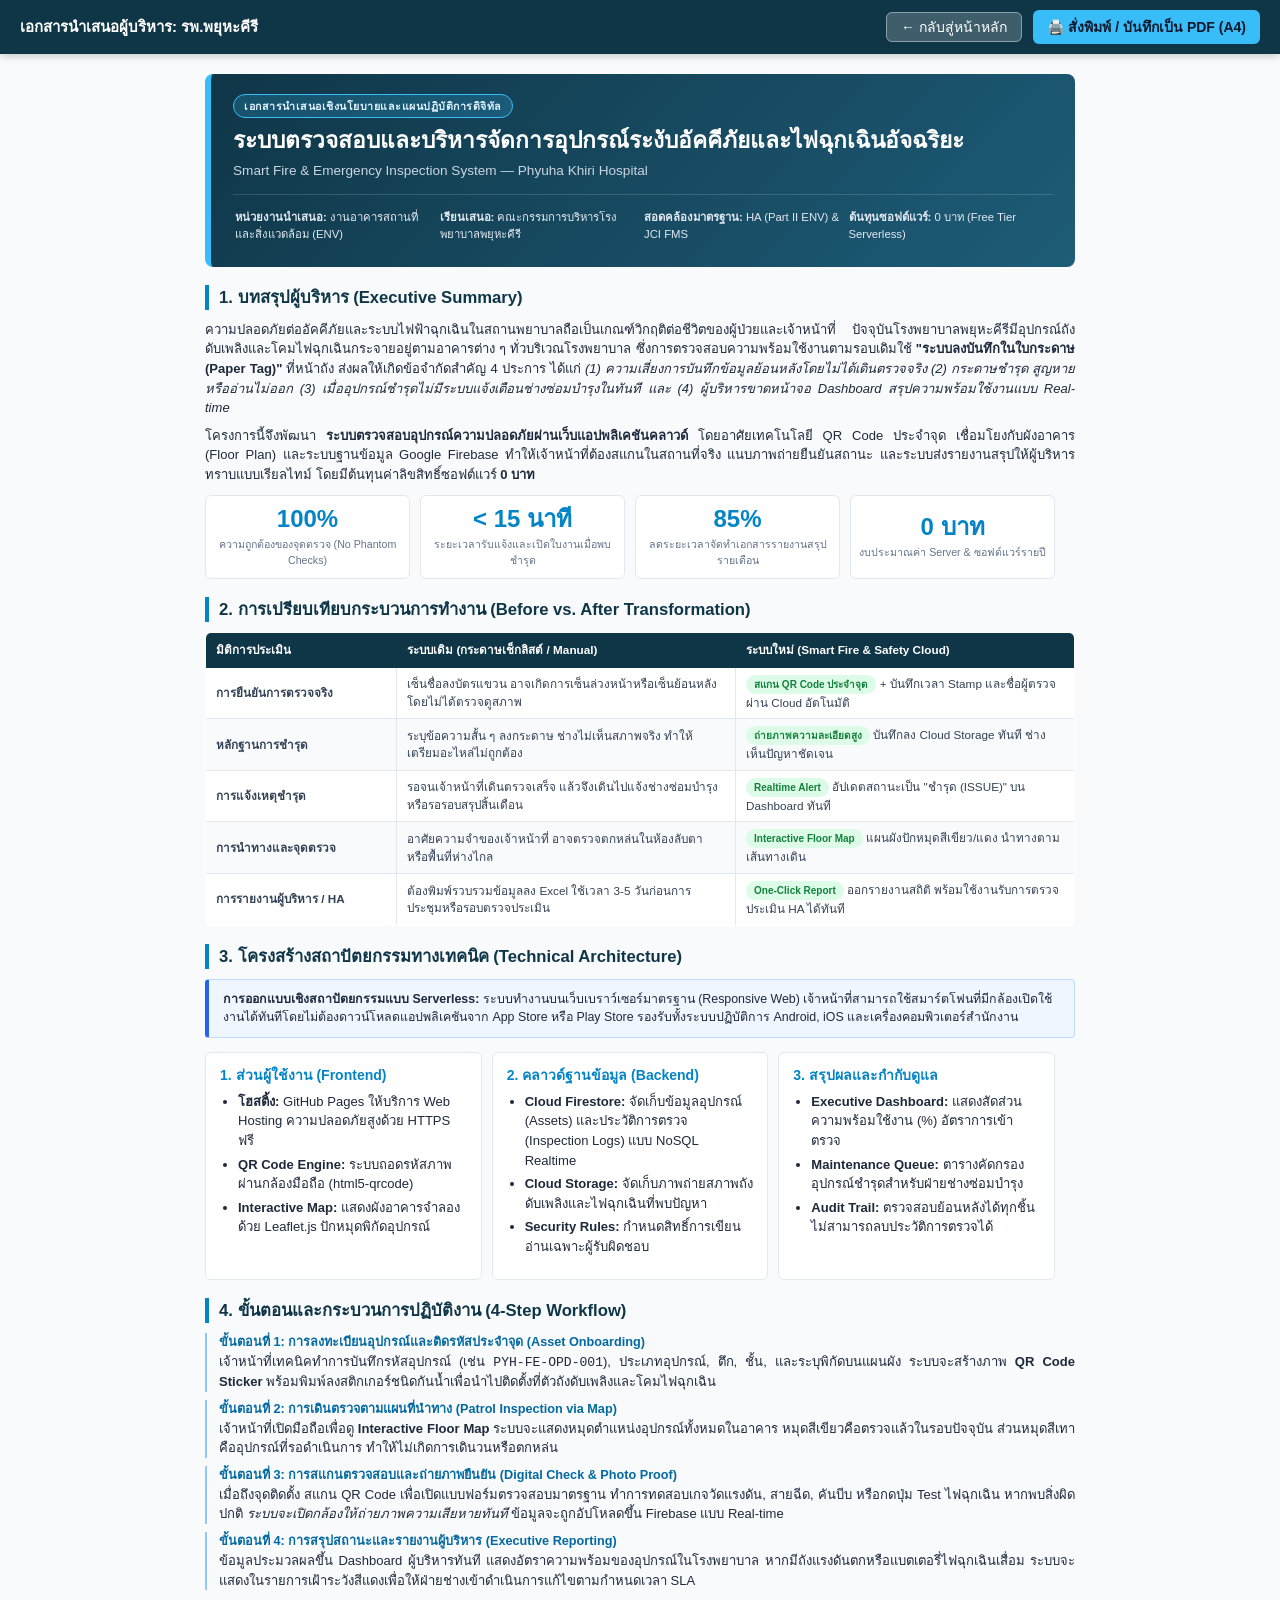
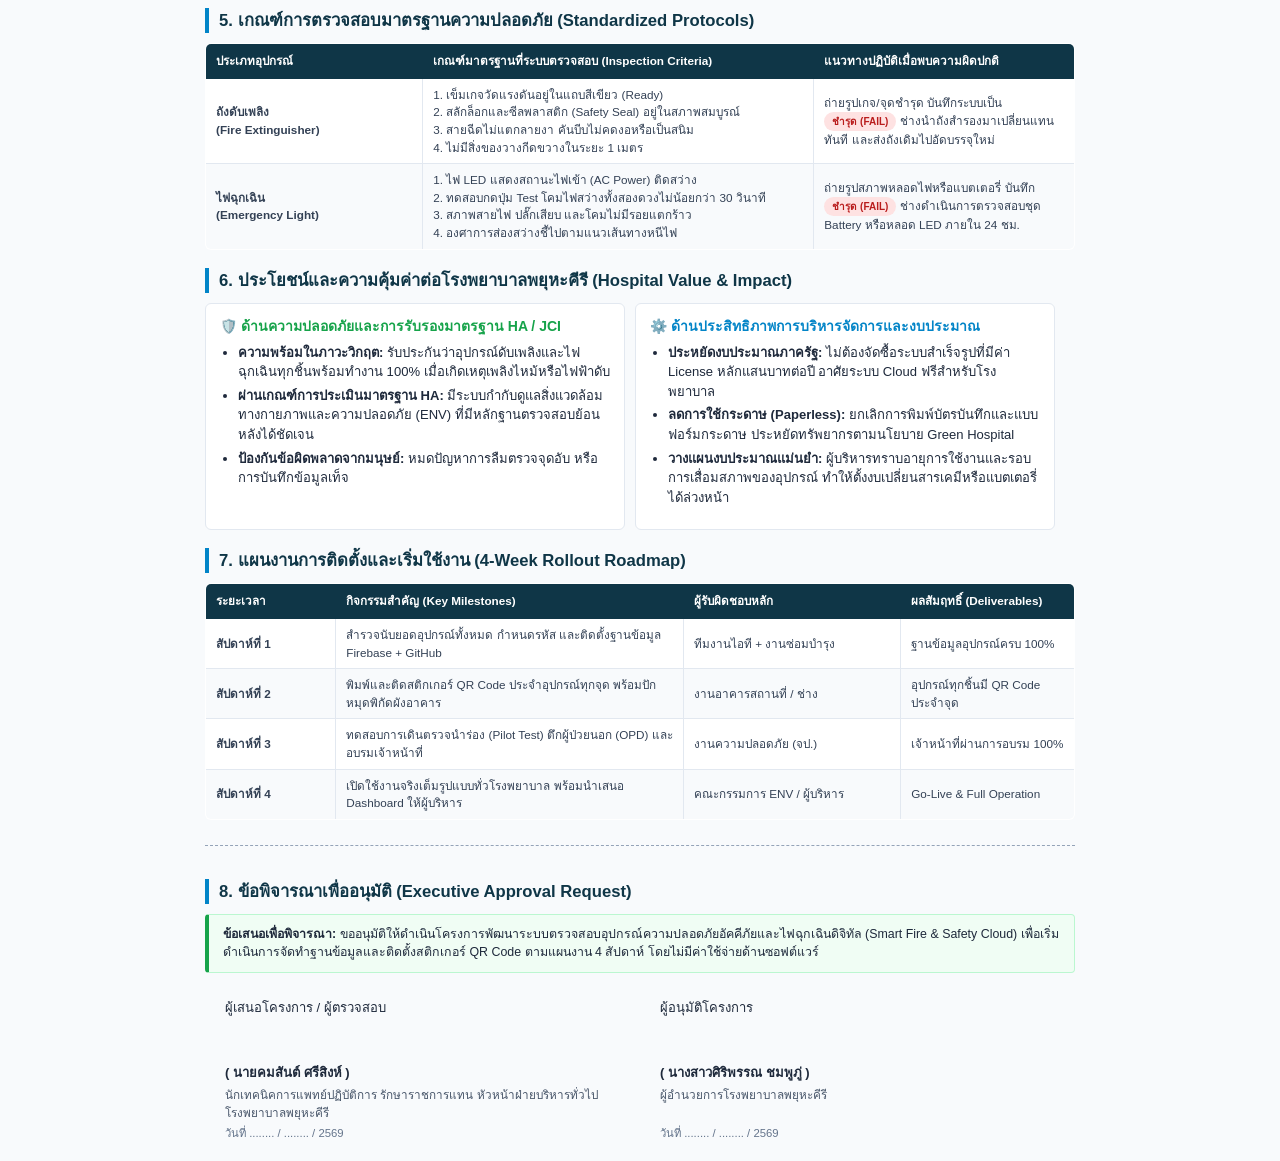
<file: executive_presentation.html>
<!DOCTYPE html>
<html lang="th">
<head>
<meta charset="UTF-8">
<title>เอกสารนำเสนอผู้บริหาร - ระบบความปลอดภัย รพ.พยุหะคีรี</title>
<link rel="preconnect" href="https://fonts.googleapis.com">
<link rel="preconnect" href="https://fonts.gstatic.com" crossorigin>
<link href="https://fonts.googleapis.com/css2?family=Sarabun:wght@300;400;500;600;700&display=swap" rel="stylesheet">
<style>
  @media screen {
    .screen-toolbar {
      position: sticky; top: 0; left: 0; right: 0;
      background: #0f3647; color: white;
      padding: 10px 20px; display: flex; justify-content: space-between; align-items: center;
      z-index: 1000; box-shadow: 0 2px 8px rgba(0,0,0,0.2);
    }
    .toolbar-btn {
      background: #38bdf8; color: #0f172a; border: none; font-weight: bold;
      padding: 6px 14px; border-radius: 6px; cursor: pointer; text-decoration: none;
      font-size: 14px; margin-left: 8px;
    }
    .toolbar-btn-sec {
      background: rgba(255,255,255,0.2); color: white; border: 1px solid rgba(255,255,255,0.4);
      padding: 6px 14px; border-radius: 6px; cursor: pointer; text-decoration: none;
      font-size: 14px;
    }
    .doc-wrapper { max-width: 900px; margin: 20px auto; padding: 0 15px; }
  }

  @media screen and (max-width: 768px) {
    .screen-toolbar {
      flex-direction: column;
      gap: 8px;
      text-align: center;
      padding: 10px 12px;
    }
    .screen-toolbar > div {
      display: flex;
      flex-wrap: wrap;
      justify-content: center;
      gap: 6px;
    }
    .doc-wrapper {
      padding: 0 8px;
      margin: 10px auto;
    }
    .header-title {
      font-size: 14pt !important;
    }
    .header-banner {
      padding: 14px 14px !important;
    }
    .table-layout {
      display: block !important;
    }
    .table-layout tr {
      display: flex !important;
      flex-direction: column !important;
      gap: 10px !important;
    }
    .table-layout td.col-cell {
      display: block !important;
      width: 100% !important;
      margin-bottom: 8px;
    }
    table.data-table {
      font-size: 8pt !important;
      display: block;
      overflow-x: auto;
      white-space: nowrap;
    }
  }

  @media print {
    .screen-toolbar { display: none !important; }
  }

  @page {
    size: A4;
    margin: 14mm 12mm 14mm 12mm;
    background-color: #f8fafc;
    @bottom-left {
      content: "โรงพยาบาลพยุหะคีรี • ฝ่ายบริหารจัดการงานซ่อมบำรุงและสุขาภิบาล (งานสิ่งแวดล้อมและความปลอดภัย ENV)";
      font-family: 'Noto Sans Thai', sans-serif;
      font-size: 8pt;
      color: #64748b;
    }
    @bottom-right {
      content: "หน้า " counter(page) " / " counter(pages);
      font-family: 'Noto Sans Thai', sans-serif;
      font-size: 8pt;
      color: #64748b;
      font-weight: bold;
    }
  }

  *, *::before, *::after {
    box-sizing: border-box;
  }

  body {
    margin: 0;
    padding: 0;
    font-family: 'Noto Sans Thai', 'Segoe UI', Tahoma, sans-serif;
    color: #1e293b;
    line-height: 1.5;
    background-color: #f8fafc;
    font-size: 9.8pt;
  }

  /* Header Banner */
  .header-banner {
    background: linear-gradient(135deg, #0f3647 0%, #1e5c78 100%);
    color: #ffffff;
    padding: 20px 22px;
    border-radius: 8px;
    margin-bottom: 18px;
    border-left: 6px solid #38bdf8;
  }

  .header-badge {
    display: inline-block;
    background: rgba(56, 189, 248, 0.2);
    border: 1px solid #38bdf8;
    color: #e0f2fe;
    font-size: 8pt;
    font-weight: bold;
    padding: 3px 10px;
    border-radius: 12px;
    text-transform: uppercase;
    letter-spacing: 0.5px;
    margin-bottom: 8px;
  }

  .header-title {
    margin: 0 0 6px 0;
    font-size: 17pt;
    font-weight: bold;
    color: #ffffff;
    line-height: 1.3;
  }

  .header-subtitle {
    margin: 0;
    font-size: 10.2pt;
    color: #cbd5e1;
    font-weight: normal;
  }

  .meta-table {
    width: 100%;
    margin-top: 12px;
    padding-top: 10px;
    border-top: 1px solid rgba(255, 255, 255, 0.15);
    font-size: 8.5pt;
    color: #e2e8f0;
  }

  .meta-table td {
    padding: 2px 0;
  }

  /* Section Styling */
  h2 {
    color: #0f3647;
    font-size: 12.5pt;
    font-weight: bold;
    margin: 18px 0 10px 0;
    padding-left: 10px;
    border-left: 4px solid #0284c7;
    page-break-after: avoid;
  }

  h3 {
    color: #1e293b;
    font-size: 10.5pt;
    font-weight: bold;
    margin: 12px 0 6px 0;
    page-break-after: avoid;
  }

  p {
    margin: 0 0 8px 0;
    text-align: justify;
  }

  /* 2-Column or 3-Column Layout using Tables */
  .layout-table {
    width: 100%;
    border-collapse: separate;
    border-spacing: 10px 0;
    margin: 10px -10px 14px -10px;
  }

  .col-cell {
    vertical-align: top;
    background: #ffffff;
    border: 1px solid #e2e8f0;
    border-radius: 6px;
    padding: 12px 14px;
  }

  /* Stat Card */
  .stat-card {
    text-align: center;
    background: #ffffff;
    border: 1px solid #e2e8f0;
    border-radius: 6px;
    padding: 10px 6px;
  }
  .stat-number {
    font-size: 18pt;
    font-weight: bold;
    color: #0284c7;
    display: block;
    line-height: 1.1;
  }
  .stat-label {
    font-size: 8pt;
    color: #64748b;
    margin-top: 4px;
    display: block;
  }

  /* Custom Callout Box */
  .callout-box {
    background: #eff6ff;
    border: 1px solid #bfdbfe;
    border-left: 4px solid #2563eb;
    border-radius: 4px;
    padding: 10px 14px;
    margin: 10px 0 14px 0;
    font-size: 9.3pt;
  }

  .alert-box {
    background: #fef2f2;
    border: 1px solid #fecaca;
    border-left: 4px solid #dc2626;
    border-radius: 4px;
    padding: 10px 14px;
    margin: 10px 0 14px 0;
    font-size: 9.3pt;
  }

  .success-box {
    background: #f0fdf4;
    border: 1px solid #bbf7d0;
    border-left: 4px solid #16a34a;
    border-radius: 4px;
    padding: 10px 14px;
    margin: 10px 0 14px 0;
    font-size: 9.3pt;
  }

  /* Structured Data Tables */
  table.data-table {
    width: 100%;
    border-collapse: collapse;
    margin: 10px 0 16px 0;
    background: #ffffff;
    font-size: 8.8pt;
    border-radius: 6px;
    overflow: hidden;
    border: 1px solid #cbd5e1;
  }

  table.data-table th {
    background: #0f3647;
    color: #ffffff;
    font-weight: bold;
    padding: 8px 10px;
    text-align: left;
    border: 1px solid #0f3647;
  }

  table.data-table td {
    padding: 7px 10px;
    border-bottom: 1px solid #e2e8f0;
    border-right: 1px solid #e2e8f0;
    color: #334155;
    vertical-align: middle;
  }

  table.data-table tr:nth-child(even) td {
    background: #f8fafc;
  }

  /* Badges */
  .badge-pass {
    display: inline-block;
    padding: 2px 8px;
    border-radius: 10px;
    font-size: 7.5pt;
    font-weight: bold;
    background: #dcfce7;
    color: #15803d;
  }
  .badge-fail {
    display: inline-block;
    padding: 2px 8px;
    border-radius: 10px;
    font-size: 7.5pt;
    font-weight: bold;
    background: #fee2e2;
    color: #b91c1c;
  }
  .badge-info {
    display: inline-block;
    padding: 2px 8px;
    border-radius: 10px;
    font-size: 7.5pt;
    font-weight: bold;
    background: #e0f2fe;
    color: #0369a1;
  }

  /* Lists */
  ul, ol {
    margin: 4px 0 10px 18px;
    padding: 0;
  }
  li {
    margin-bottom: 4px;
  }

  .step-container {
    page-break-inside: avoid;
    margin-bottom: 8px;
    border-left: 2px solid #93c5fd;
    padding-left: 12px;
  }

  .step-title {
    font-weight: bold;
    color: #0369a1;
    font-size: 9.5pt;
  }

  .signature-area {
    page-break-inside: avoid;
    margin-top: 25px;
    border-top: 1px dashed #94a3b8;
    padding-top: 15px;
  }
</style>
</head>
<body>

  <div class="screen-toolbar">
    <div>
      <span style="font-weight: bold; font-size: 15px;">เอกสารนำเสนอผู้บริหาร: รพ.พยุหะคีรี</span>
    </div>
    <div>
      <a href="index.html" class="toolbar-btn-sec">← กลับสู่หน้าหลัก</a>
      <button onclick="window.print()" class="toolbar-btn">🖨️ สั่งพิมพ์ / บันทึกเป็น PDF (A4)</button>
    </div>
  </div>

  <div class="doc-wrapper">

  <!-- Header Section -->
  <div class="header-banner">

    <div class="header-badge">เอกสารนำเสนอเชิงนโยบายและแผนปฏิบัติการดิจิทัล</div>
    <div class="header-title">ระบบตรวจสอบและบริหารจัดการอุปกรณ์ระงับอัคคีภัยและไฟฉุกเฉินอัจฉริยะ</div>
    <div class="header-subtitle">Smart Fire & Emergency Inspection System — Phyuha Khiri Hospital</div>
    
    <table class="meta-table">
      <tr>
        <td style="width: 25%;"><strong>หน่วยงานนำเสนอ:</strong> งานอาคารสถานที่และสิ่งแวดล้อม (ENV)</td>
        <td style="width: 25%;"><strong>เรียนเสนอ:</strong> คณะกรรมการบริหารโรงพยาบาลพยุหะคีรี</td>
        <td style="width: 25%;"><strong>สอดคล้องมาตรฐาน:</strong> HA (Part II ENV) & JCI FMS</td>
        <td style="width: 25%;"><strong>ต้นทุนซอฟต์แวร์:</strong> 0 บาท (Free Tier Serverless)</td>
      </tr>
    </table>
  </div>

  <!-- Section 1: Executive Summary -->
  <h2>1. บทสรุปผู้บริหาร (Executive Summary)</h2>
  <p>
    ความปลอดภัยต่ออัคคีภัยและระบบไฟฟ้าฉุกเฉินในสถานพยาบาลถือเป็นเกณฑ์วิกฤติต่อชีวิตของผู้ป่วยและเจ้าหน้าที่ ปัจจุบันโรงพยาบาลพยุหะคีรีมีอุปกรณ์ถังดับเพลิงและโคมไฟฉุกเฉินกระจายอยู่ตามอาคารต่าง ๆ ทั่วบริเวณโรงพยาบาล ซึ่งการตรวจสอบความพร้อมใช้งานตามรอบเดิมใช้ <strong>"ระบบลงบันทึกในใบกระดาษ (Paper Tag)"</strong> ที่หน้าถัง ส่งผลให้เกิดข้อจำกัดสำคัญ 4 ประการ ได้แก่ <em>(1) ความเสี่ยงการบันทึกข้อมูลย้อนหลังโดยไม่ได้เดินตรวจจริง (2) กระดาษชำรุด สูญหาย หรืออ่านไม่ออก (3) เมื่ออุปกรณ์ชำรุดไม่มีระบบแจ้งเตือนช่างซ่อมบำรุงในทันที และ (4) ผู้บริหารขาดหน้าจอ Dashboard สรุปความพร้อมใช้งานแบบ Real-time</em>
  </p>
  <p>
    โครงการนี้จึงพัฒนา <strong>ระบบตรวจสอบอุปกรณ์ความปลอดภัยผ่านเว็บแอปพลิเคชันคลาวด์</strong> โดยอาศัยเทคโนโลยี QR Code ประจำจุด เชื่อมโยงกับผังอาคาร (Floor Plan) และระบบฐานข้อมูล Google Firebase ทำให้เจ้าหน้าที่ต้องสแกนในสถานที่จริง แนบภาพถ่ายยืนยันสถานะ และระบบส่งรายงานสรุปให้ผู้บริหารทราบแบบเรียลไทม์ โดยมีต้นทุนค่าลิขสิทธิ์ซอฟต์แวร์ <strong>0 บาท</strong>
  </p>

  <!-- Key Metrics 4 Columns -->
  <table class="layout-table">
    <tr>
      <td class="stat-card" style="width: 25%;">
        <span class="stat-number">100%</span>
        <span class="stat-label">ความถูกต้องของจุดตรวจ (No Phantom Checks)</span>
      </td>
      <td class="stat-card" style="width: 25%;">
        <span class="stat-number">&lt; 15 นาที</span>
        <span class="stat-label">ระยะเวลารับแจ้งและเปิดใบงานเมื่อพบชำรุด</span>
      </td>
      <td class="stat-card" style="width: 25%;">
        <span class="stat-number">85%</span>
        <span class="stat-label">ลดระยะเวลาจัดทำเอกสารรายงานสรุปรายเดือน</span>
      </td>
      <td class="stat-card" style="width: 25%;">
        <span class="stat-number">0 บาท</span>
        <span class="stat-label">งบประมาณค่า Server & ซอฟต์แวร์รายปี</span>
      </td>
    </tr>
  </table>

  <!-- Section 2: Current Problems vs Digital Solutions -->
  <h2>2. การเปรียบเทียบกระบวนการทำงาน (Before vs. After Transformation)</h2>
  <table class="data-table">
    <thead>
      <tr>
        <th style="width: 22%;">มิติการประเมิน</th>
        <th style="width: 39%;">ระบบเดิม (กระดาษเช็กลิสต์ / Manual)</th>
        <th style="width: 39%;">ระบบใหม่ (Smart Fire & Safety Cloud)</th>
      </tr>
    </thead>
    <tbody>
      <tr>
        <td><strong>การยืนยันการตรวจจริง</strong></td>
        <td>เซ็นชื่อลงบัตรแขวน อาจเกิดการเซ็นล่วงหน้าหรือเซ็นย้อนหลังโดยไม่ได้ตรวจดูสภาพ</td>
        <td><span class="badge-pass">สแกน QR Code ประจำจุด</span> + บันทึกเวลา Stamp และชื่อผู้ตรวจผ่าน Cloud อัตโนมัติ</td>
      </tr>
      <tr>
        <td><strong>หลักฐานการชำรุด</strong></td>
        <td>ระบุข้อความสั้น ๆ ลงกระดาษ ช่างไม่เห็นสภาพจริง ทำให้เตรียมอะไหล่ไม่ถูกต้อง</td>
        <td><span class="badge-pass">ถ่ายภาพความละเอียดสูง</span> บันทึกลง Cloud Storage ทันที ช่างเห็นปัญหาชัดเจน</td>
      </tr>
      <tr>
        <td><strong>การแจ้งเหตุชำรุด</strong></td>
        <td>รอจนเจ้าหน้าที่เดินตรวจเสร็จ แล้วจึงเดินไปแจ้งช่างซ่อมบำรุง หรือรอรอบสรุปสิ้นเดือน</td>
        <td><span class="badge-pass">Realtime Alert</span> อัปเดตสถานะเป็น "ชำรุด (ISSUE)" บน Dashboard ทันที</td>
      </tr>
      <tr>
        <td><strong>การนำทางและจุดตรวจ</strong></td>
        <td>อาศัยความจำของเจ้าหน้าที่ อาจตรวจตกหล่นในห้องลับตา หรือพื้นที่ห่างไกล</td>
        <td><span class="badge-pass">Interactive Floor Map</span> แผนผังปักหมุดสีเขียว/แดง นำทางตามเส้นทางเดิน</td>
      </tr>
      <tr>
        <td><strong>การรายงานผู้บริหาร / HA</strong></td>
        <td>ต้องพิมพ์รวบรวมข้อมูลลง Excel ใช้เวลา 3-5 วันก่อนการประชุมหรือรอบตรวจประเมิน</td>
        <td><span class="badge-pass">One-Click Report</span> ออกรายงานสถิติ พร้อมใช้งานรับการตรวจประเมิน HA ได้ทันที</td>
      </tr>
    </tbody>
  </table>

  <!-- Section 3: System Architecture -->
  <h2>3. โครงสร้างสถาปัตยกรรมทางเทคนิค (Technical Architecture)</h2>
  <div class="callout-box">
    <strong>การออกแบบเชิงสถาปัตยกรรมแบบ Serverless:</strong> ระบบทำงานบนเว็บเบราว์เซอร์มาตรฐาน (Responsive Web) เจ้าหน้าที่สามารถใช้สมาร์ตโฟนที่มีกล้องเปิดใช้งานได้ทันทีโดยไม่ต้องดาวน์โหลดแอปพลิเคชันจาก App Store หรือ Play Store รองรับทั้งระบบปฏิบัติการ Android, iOS และเครื่องคอมพิวเตอร์สำนักงาน
  </div>

  <table class="layout-table">
    <tr>
      <td class="col-cell" style="width: 33.33%;">
        <h3 style="color: #0284c7; margin-top:0;">1. ส่วนผู้ใช้งาน (Frontend)</h3>
        <ul>
          <li><strong>โฮสติ้ง:</strong> GitHub Pages ให้บริการ Web Hosting ความปลอดภัยสูงด้วย HTTPS ฟรี</li>
          <li><strong>QR Code Engine:</strong> ระบบถอดรหัสภาพผ่านกล้องมือถือ (html5-qrcode)</li>
          <li><strong>Interactive Map:</strong> แสดงผังอาคารจำลองด้วย Leaflet.js ปักหมุดพิกัดอุปกรณ์</li>
        </ul>
      </td>
      <td class="col-cell" style="width: 33.33%;">
        <h3 style="color: #0284c7; margin-top:0;">2. คลาวด์ฐานข้อมูล (Backend)</h3>
        <ul>
          <li><strong>Cloud Firestore:</strong> จัดเก็บข้อมูลอุปกรณ์ (Assets) และประวัติการตรวจ (Inspection Logs) แบบ NoSQL Realtime</li>
          <li><strong>Cloud Storage:</strong> จัดเก็บภาพถ่ายสภาพถังดับเพลิงและไฟฉุกเฉินที่พบปัญหา</li>
          <li><strong>Security Rules:</strong> กำหนดสิทธิ์การเขียนอ่านเฉพาะผู้รับผิดชอบ</li>
        </ul>
      </td>
      <td class="col-cell" style="width: 33.33%;">
        <h3 style="color: #0284c7; margin-top:0;">3. สรุปผลและกำกับดูแล</h3>
        <ul>
          <li><strong>Executive Dashboard:</strong> แสดงสัดส่วนความพร้อมใช้งาน (%) อัตราการเข้าตรวจ</li>
          <li><strong>Maintenance Queue:</strong> ตารางคัดกรองอุปกรณ์ชำรุดสำหรับฝ่ายช่างซ่อมบำรุง</li>
          <li><strong>Audit Trail:</strong> ตรวจสอบย้อนหลังได้ทุกชิ้น ไม่สามารถลบประวัติการตรวจได้</li>
        </ul>
      </td>
    </tr>
  </table>

  <!-- Section 4: Workflow -->
  <h2>4. ขั้นตอนและกระบวนการปฏิบัติงาน (4-Step Workflow)</h2>
  <div class="step-container">
    <div class="step-title">ขั้นตอนที่ 1: การลงทะเบียนอุปกรณ์และติดรหัสประจำจุด (Asset Onboarding)</div>
    <p>
      เจ้าหน้าที่เทคนิคทำการบันทึกรหัสอุปกรณ์ (เช่น <code>PYH-FE-OPD-001</code>), ประเภทอุปกรณ์, ตึก, ชั้น, และระบุพิกัดบนแผนผัง ระบบจะสร้างภาพ <strong>QR Code Sticker</strong> พร้อมพิมพ์ลงสติกเกอร์ชนิดกันน้ำเพื่อนำไปติดตั้งที่ตัวถังดับเพลิงและโคมไฟฉุกเฉิน
    </p>
  </div>

  <div class="step-container">
    <div class="step-title">ขั้นตอนที่ 2: การเดินตรวจตามแผนที่นำทาง (Patrol Inspection via Map)</div>
    <p>
      เจ้าหน้าที่เปิดมือถือเพื่อดู <strong>Interactive Floor Map</strong> ระบบจะแสดงหมุดตำแหน่งอุปกรณ์ทั้งหมดในอาคาร หมุดสีเขียวคือตรวจแล้วในรอบปัจจุบัน ส่วนหมุดสีเทาคืออุปกรณ์ที่รอดำเนินการ ทำให้ไม่เกิดการเดินวนหรือตกหล่น
    </p>
  </div>

  <div class="step-container">
    <div class="step-title">ขั้นตอนที่ 3: การสแกนตรวจสอบและถ่ายภาพยืนยัน (Digital Check & Photo Proof)</div>
    <p>
      เมื่อถึงจุดติดตั้ง สแกน QR Code เพื่อเปิดแบบฟอร์มตรวจสอบมาตรฐาน ทำการทดสอบเกจวัดแรงดัน, สายฉีด, คันบีบ หรือกดปุ่ม Test ไฟฉุกเฉิน หากพบสิ่งผิดปกติ <em>ระบบจะเปิดกล้องให้ถ่ายภาพความเสียหายทันที</em> ข้อมูลจะถูกอัปโหลดขึ้น Firebase แบบ Real-time
    </p>
  </div>

  <div class="step-container">
    <div class="step-title">ขั้นตอนที่ 4: การสรุปสถานะและรายงานผู้บริหาร (Executive Reporting)</div>
    <p>
      ข้อมูลประมวลผลขึ้น Dashboard ผู้บริหารทันที แสดงอัตราความพร้อมของอุปกรณ์ในโรงพยาบาล หากมีถังแรงดันตกหรือแบตเตอรี่ไฟฉุกเฉินเสื่อม ระบบจะแสดงในรายการเฝ้าระวังสีแดงเพื่อให้ฝ่ายช่างเข้าดำเนินการแก้ไขตามกำหนดเวลา SLA
    </p>
  </div>

  <!-- Section 5: Standard Checklist Protocols -->
  <h2>5. เกณฑ์การตรวจสอบมาตรฐานความปลอดภัย (Standardized Protocols)</h2>
  <table class="data-table">
    <thead>
      <tr>
        <th style="width: 25%;">ประเภทอุปกรณ์</th>
        <th style="width: 45%;">เกณฑ์มาตรฐานที่ระบบตรวจสอบ (Inspection Criteria)</th>
        <th style="width: 30%;">แนวทางปฏิบัติเมื่อพบความผิดปกติ</th>
      </tr>
    </thead>
    <tbody>
      <tr>
        <td><strong>ถังดับเพลิง<br>(Fire Extinguisher)</strong></td>
        <td>
          1. เข็มเกจวัดแรงดันอยู่ในแถบสีเขียว (Ready)<br>
          2. สลักล็อกและซีลพลาสติก (Safety Seal) อยู่ในสภาพสมบูรณ์<br>
          3. สายฉีดไม่แตกลายงา คันบีบไม่คดงอหรือเป็นสนิม<br>
          4. ไม่มีสิ่งของวางกีดขวางในระยะ 1 เมตร
        </td>
        <td>
          ถ่ายรูปเกจ/จุดชำรุด บันทึกระบบเป็น <span class="badge-fail">ชำรุด (FAIL)</span> ช่างนำถังสำรองมาเปลี่ยนแทนทันที และส่งถังเดิมไปอัดบรรจุใหม่
        </td>
      </tr>
      <tr>
        <td><strong>ไฟฉุกเฉิน<br>(Emergency Light)</strong></td>
        <td>
          1. ไฟ LED แสดงสถานะไฟเข้า (AC Power) ติดสว่าง<br>
          2. ทดสอบกดปุ่ม Test โคมไฟสว่างทั้งสองดวงไม่น้อยกว่า 30 วินาที<br>
          3. สภาพสายไฟ ปลั๊กเสียบ และโคมไม่มีรอยแตกร้าว<br>
          4. องศาการส่องสว่างชี้ไปตามแนวเส้นทางหนีไฟ
        </td>
        <td>
          ถ่ายรูปสภาพหลอดไฟหรือแบตเตอรี่ บันทึก <span class="badge-fail">ชำรุด (FAIL)</span> ช่างดำเนินการตรวจสอบชุด Battery หรือหลอด LED ภายใน 24 ชม.
        </td>
      </tr>
    </tbody>
  </table>

  <!-- Section 6: Benefits & Impact -->
  <h2>6. ประโยชน์และความคุ้มค่าต่อโรงพยาบาลพยุหะคีรี (Hospital Value & Impact)</h2>
  <table class="layout-table">
    <tr>
      <td class="col-cell" style="width: 50%;">
        <h3 style="color: #16a34a; margin-top:0;">🛡️ ด้านความปลอดภัยและการรับรองมาตรฐาน HA / JCI</h3>
        <ul>
          <li><strong>ความพร้อมในภาวะวิกฤต:</strong> รับประกันว่าอุปกรณ์ดับเพลิงและไฟฉุกเฉินทุกชิ้นพร้อมทำงาน 100% เมื่อเกิดเหตุเพลิงไหม้หรือไฟฟ้าดับ</li>
          <li><strong>ผ่านเกณฑ์การประเมินมาตรฐาน HA:</strong> มีระบบกำกับดูแลสิ่งแวดล้อมทางกายภาพและความปลอดภัย (ENV) ที่มีหลักฐานตรวจสอบย้อนหลังได้ชัดเจน</li>
          <li><strong>ป้องกันข้อผิดพลาดจากมนุษย์:</strong> หมดปัญหาการลืมตรวจจุดอับ หรือการบันทึกข้อมูลเท็จ</li>
        </ul>
      </td>
      <td class="col-cell" style="width: 50%;">
        <h3 style="color: #0284c7; margin-top:0;">⚙️ ด้านประสิทธิภาพการบริหารจัดการและงบประมาณ</h3>
        <ul>
          <li><strong>ประหยัดงบประมาณภาครัฐ:</strong> ไม่ต้องจัดซื้อระบบสำเร็จรูปที่มีค่า License หลักแสนบาทต่อปี อาศัยระบบ Cloud ฟรีสำหรับโรงพยาบาล</li>
          <li><strong>ลดการใช้กระดาษ (Paperless):</strong> ยกเลิกการพิมพ์บัตรบันทึกและแบบฟอร์มกระดาษ ประหยัดทรัพยากรตามนโยบาย Green Hospital</li>
          <li><strong>วางแผนงบประมาณแม่นยำ:</strong> ผู้บริหารทราบอายุการใช้งานและรอบการเสื่อมสภาพของอุปกรณ์ ทำให้ตั้งงบเปลี่ยนสารเคมีหรือแบตเตอรี่ได้ล่วงหน้า</li>
        </ul>
      </td>
    </tr>
  </table>

  <!-- Section 7: Implementation Roadmap -->
  <h2>7. แผนงานการติดตั้งและเริ่มใช้งาน (4-Week Rollout Roadmap)</h2>
  <table class="data-table">
    <thead>
      <tr>
        <th style="width: 15%;">ระยะเวลา</th>
        <th style="width: 40%;">กิจกรรมสำคัญ (Key Milestones)</th>
        <th style="width: 25%;">ผู้รับผิดชอบหลัก</th>
        <th style="width: 20%;">ผลสัมฤทธิ์ (Deliverables)</th>
      </tr>
    </thead>
    <tbody>
      <tr>
        <td><strong>สัปดาห์ที่ 1</strong></td>
        <td>สำรวจนับยอดอุปกรณ์ทั้งหมด กำหนดรหัส และติดตั้งฐานข้อมูล Firebase + GitHub</td>
        <td>ทีมงานไอที + งานซ่อมบำรุง</td>
        <td>ฐานข้อมูลอุปกรณ์ครบ 100%</td>
      </tr>
      <tr>
        <td><strong>สัปดาห์ที่ 2</strong></td>
        <td>พิมพ์และติดสติกเกอร์ QR Code ประจำอุปกรณ์ทุกจุด พร้อมปักหมุดพิกัดผังอาคาร</td>
        <td>งานอาคารสถานที่ / ช่าง</td>
        <td>อุปกรณ์ทุกชิ้นมี QR Code ประจำจุด</td>
      </tr>
      <tr>
        <td><strong>สัปดาห์ที่ 3</strong></td>
        <td>ทดสอบการเดินตรวจนำร่อง (Pilot Test) ตึกผู้ป่วยนอก (OPD) และอบรมเจ้าหน้าที่</td>
        <td>งานความปลอดภัย (จป.)</td>
        <td>เจ้าหน้าที่ผ่านการอบรม 100%</td>
      </tr>
      <tr>
        <td><strong>สัปดาห์ที่ 4</strong></td>
        <td>เปิดใช้งานจริงเต็มรูปแบบทั่วโรงพยาบาล พร้อมนำเสนอ Dashboard ให้ผู้บริหาร</td>
        <td>คณะกรรมการ ENV / ผู้บริหาร</td>
        <td>Go-Live & Full Operation</td>
      </tr>
    </tbody>
  </table>

  <!-- Section 8: Recommendation & Sign-off -->
  <div class="signature-area">
    <h2>8. ข้อพิจารณาเพื่ออนุมัติ (Executive Approval Request)</h2>
    <div class="success-box">
      <strong>ข้อเสนอเพื่อพิจารณา:</strong> ขออนุมัติให้ดำเนินโครงการพัฒนาระบบตรวจสอบอุปกรณ์ความปลอดภัยอัคคีภัยและไฟฉุกเฉินดิจิทัล (Smart Fire & Safety Cloud) เพื่อเริ่มดำเนินการจัดทำฐานข้อมูลและติดตั้งสติกเกอร์ QR Code ตามแผนงาน 4 สัปดาห์ โดยไม่มีค่าใช้จ่ายด้านซอฟต์แวร์
    </div>

    <table style="width: 100%; margin-top: 25px; border-collapse: collapse;">
      <tr>
        <td style="width: 50%; text-align: center; vertical-align: top; padding: 0 20px;">
          <p style="margin-bottom: 45px;">ผู้เสนอโครงการ / ผู้ตรวจสอบ</p>
          <p style="margin: 0; font-weight: bold;">( นายคมสันต์ ศรีสิงห์ )</p>
          <p style="margin: 4px 0 0 0; font-size: 8.8pt; color: #475569;">นักเทคนิคการแพทย์ปฏิบัติการ รักษาราชการแทน หัวหน้าฝ่ายบริหารทั่วไป<br>โรงพยาบาลพยุหะคีรี</p>
          <p style="margin: 4px 0 0 0; font-size: 8.5pt; color: #64748b;">วันที่ ........ / ........ / 2569</p>
        </td>
        <td style="width: 50%; text-align: center; vertical-align: top; padding: 0 20px;">
          <p style="margin-bottom: 45px;">ผู้อนุมัติโครงการ</p>
          <p style="margin: 0; font-weight: bold;">( นางสาวศิริพรรณ ชมพูภู่ )</p>
          <p style="margin: 4px 0 0 0; font-size: 8.8pt; color: #475569;">ผู้อำนวยการโรงพยาบาลพยุหะคีรี<br>&nbsp;</p>
          <p style="margin: 4px 0 0 0; font-size: 8.5pt; color: #64748b;">วันที่ ........ / ........ / 2569</p>
        </td>
      </tr>
    </table>
  </div>
  </div> <!-- /.doc-wrapper -->

</body>
</html>
</file>
